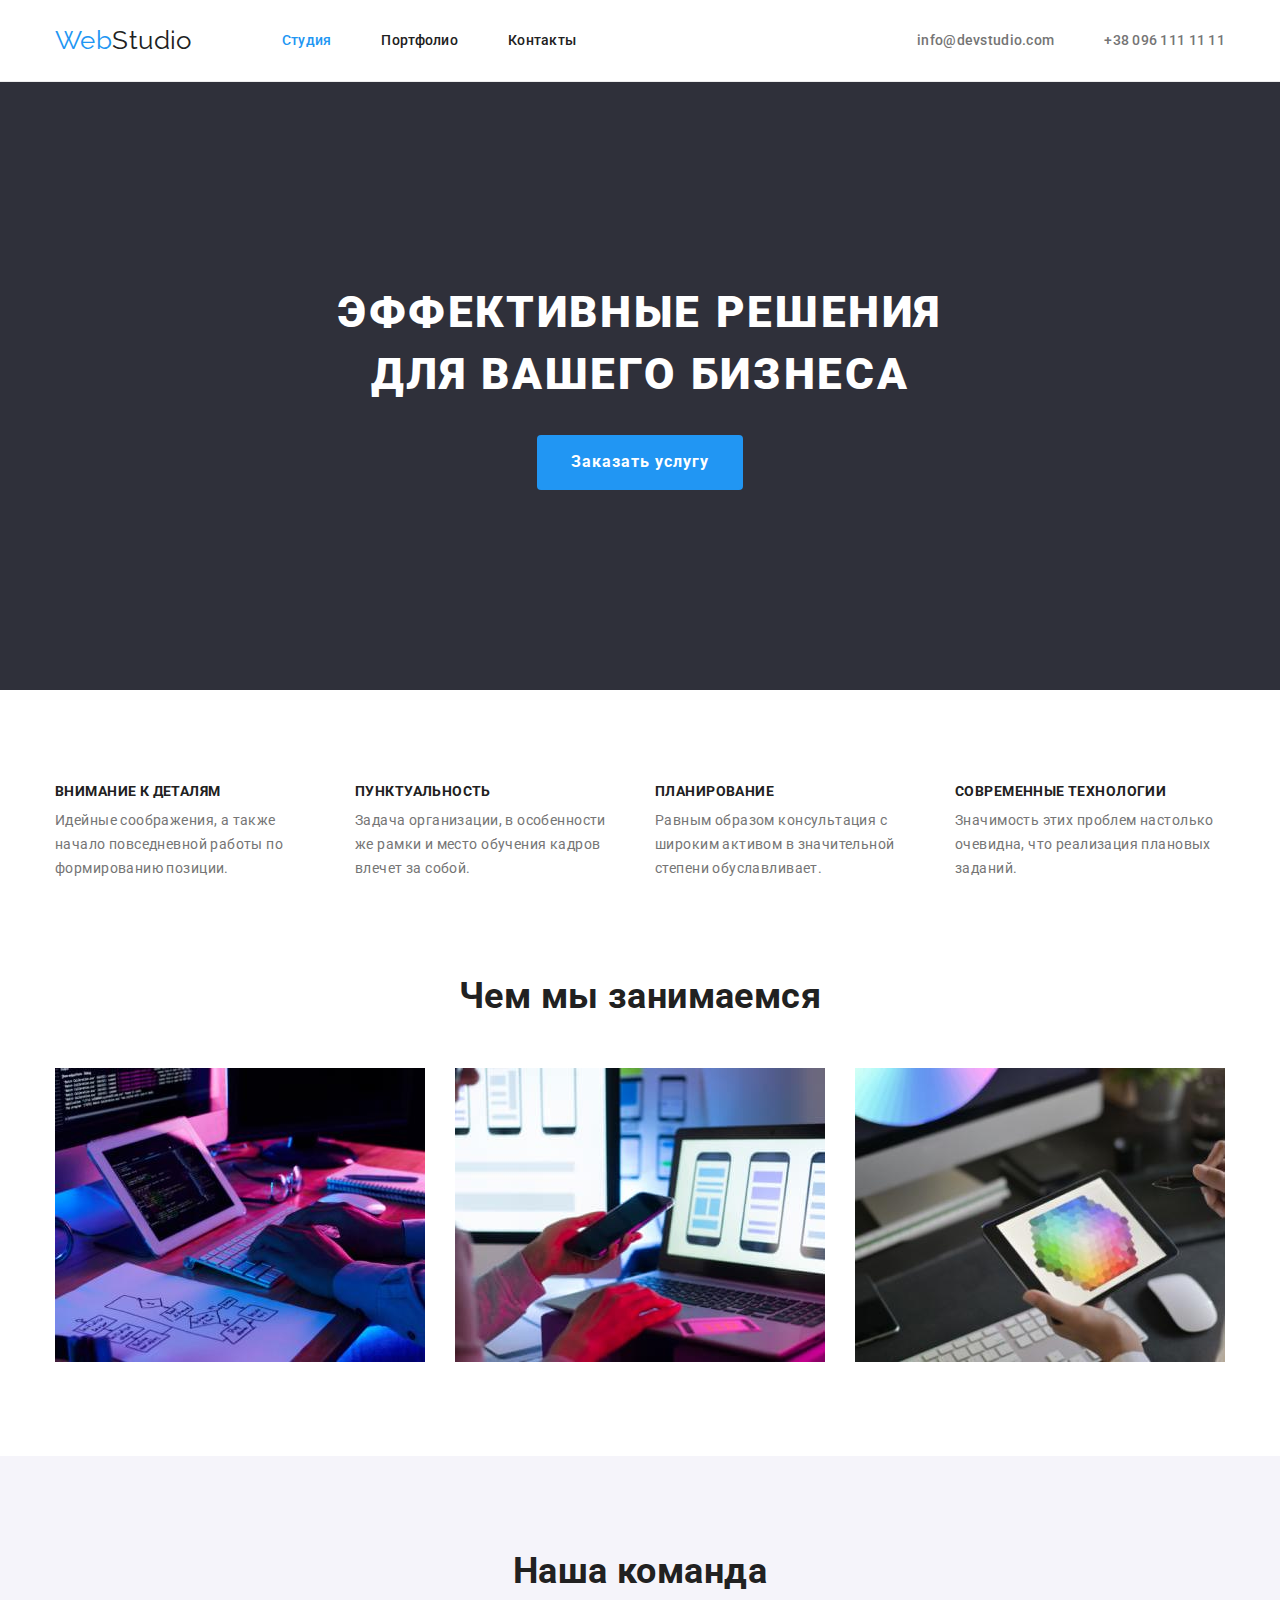
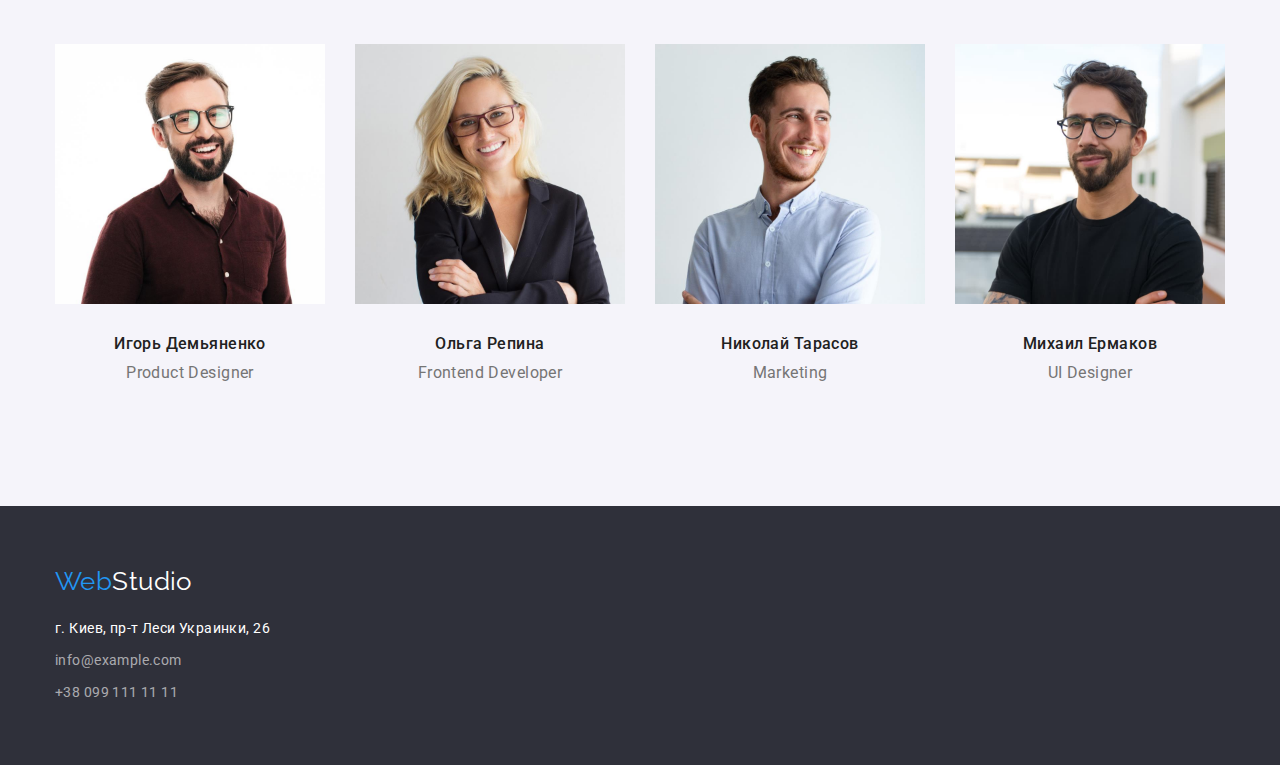
<file: index.html>
<!DOCTYPE html>
<html lang="ru">
  <head>
    <meta charset="UTF-8" />
    <meta http-equiv="X-UA-Compatible" content="IE=edge" />
    <meta name="viewport" content="width=device-width, initial-scale=1.0" />
    <title>Студия</title>
    <link rel="preconnect" href="https://fonts.googleapis.com" />
    <link rel="preconnect" href="https://fonts.gstatic.com" crossorigin />
    <link
      href="https://fonts.googleapis.com/css2?family=Raleway:wght@700&family=Roboto:wght@400;500;700;900&display=swap"
      rel="stylesheet"
    />
    <link
      rel="stylesheet"
      href="https://cdnjs.cloudflare.com/ajax/libs/modern-normalize/1.1.0/modern-normalize.min.css"
    />
    <link rel="stylesheet" href="./css/styles.css" />
  </head>

  <body>
    <!-- Header -->
    <header class="page-header">
      <div class="container main-container">
        <a href="./index.html" class="logo">
          <span class="accent">Web</span>Studio</a
        >

        <nav class="header-navigation">
          <ul class="site-nav list">
            <li class="header-item">
              <a href="./index.html" class="site-nav-link current">Студия</a>
            </li>
            <li class="header-item">
              <a href="./portfolio.html" class="site-nav-link">Портфолио</a>
            </li>
            <li class="header-item">
              <a href="" class="site-nav-link">Контакты</a>
            </li>
          </ul>
        </nav>

        <ul class="conection list">
          <li class="conection-item">
            <a href="mailto:info@devstudio.com" class="conection-link"
              >info@devstudio.com</a
            >
          </li>
          <li class="conection-item">
            <a href="tel:+380961111111" class="conection-link"
              >+38 096 111 11 11</a
            >
          </li>
        </ul>
      </div>
    </header>

    <main>
      <!-- Hero -->
      <section class="hero">
        <div class="container">
          <h1 class="hero-title">Эффективные решения для вашего бизнеса</h1>
          <button type="button" class="hero-button">Заказать услугу</button>
        </div>
      </section>

      <!-- Peculiarities -->
      <section class="section section-peculirities">
        <h2 class="section-title visually-hidden">Особености</h2>
        <div class="container">
          <ul class="peculirities list">
            <li class="peculirities-item">
              <h3 class="peculirities-title">Внимание к деталям</h3>
              <p class="peculirities-text">
                Идейные соображения, а также начало повседневной работы по
                формированию позиции.
              </p>
            </li>
            <li class="peculirities-item">
              <h3 class="peculirities-title">Пунктуальность</h3>
              <p class="peculirities-text">
                Задача организации, в особенности же рамки и место обучения
                кадров влечет за собой.
              </p>
            </li>
            <li class="peculirities-item">
              <h3 class="peculirities-title">Планирование</h3>
              <p class="peculirities-text">
                Равным образом консультация с широким активом в значительной
                степени обуславливает.
              </p>
            </li>
            <li class="peculirities-item">
              <h3 class="peculirities-title">Современные технологии</h3>
              <p class="peculirities-text">
                Значимость этих проблем настолько очевидна, что реализация
                плановых заданий.
              </p>
            </li>
          </ul>
        </div>
      </section>

      <!-- Occupation -->
      <section class="section occupation-section">
        <h2 class="section-title occupation-title">Чем мы занимаемся</h2>

        <div class="container">
          <ul class="occupation list">
            <li class="occupation-item">
              <img
                src="./images/img.jpg"
                alt="Програмирование"
                width="370"
                height="294"
              />
            </li>

            <li class="occupation-item">
              <img
                src="./images/phone.jpg"
                alt="Мобильний дизайн"
                width="370"
                height="294"
              />
            </li>

            <li class="occupation-item">
              <img
                src="./images/color.jpg"
                alt="Графический дизайн"
                width="370"
                height="294"
              />
            </li>
          </ul>
        </div>
      </section>

      <!-- Team -->
      <section class="section section-team">
        <h2 class="section-title main-team-title">Наша команда</h2>

        <div class="container">
          <ul class="team list">
            <li class="team-item">
              <img
                src="./images/designer.jpg"
                alt="Мужчина в очках и тёмной рубашке"
                width="270"
                height="260"
              />
              <h3 class="team-title">Игорь Демьяненко</h3>
              <p class="profession-text">Product Designer</p>
            </li>
            <li class="team-item">
              <img
                src="./images/developer.jpg"
                alt="Девушка в очках"
                width="270"
                height="260"
              />
              <h3 class="team-title">Ольга Репина</h3>
              <p class="profession-text">Frontend Developer</p>
            </li>
            <li class="team-item">
              <img
                src="./images/marketing.jpg"
                alt="Радостный мужчина в голубой рубашке"
                width="270"
                height="260"
              />
              <h3 class="team-title">Николай Тарасов</h3>
              <p class="profession-text">Marketing</p>
            </li>
            <li class="team-item">
              <img
                src="./images/ui.jpg"
                alt="Мужчина в очках и темной футболке"
                width="270"
                height="260"
              />
              <h3 class="team-title">Михаил Ермаков</h3>
              <p class="profession-text">UI Designer</p>
            </li>
          </ul>
        </div>
      </section>
    </main>
    <!-- Footer -->
    <footer class="page-footer">
      <div class="container">
        <a href="./index.html" class="logo">
          <span class="accent">Web</span>Studio</a
        >
        <address>
          <ul class="footer list">
            <li class="contact-item">
              <a href="" class="address-link">
                г. Киев, пр-т Леси Украинки, 26</a
              >
            </li>
            <li class="contact-item">
              <a href="mailto:info@example.com" class="contact-link"
                >info@example.com</a
              >
            </li>
            <li class="contact-item">
              <a href="tel:+380991111111" class="contact-link"
                >+38 099 111 11 11</a
              >
            </li>
          </ul>
        </address>
      </div>
    </footer>
  </body>
</html>
</file>
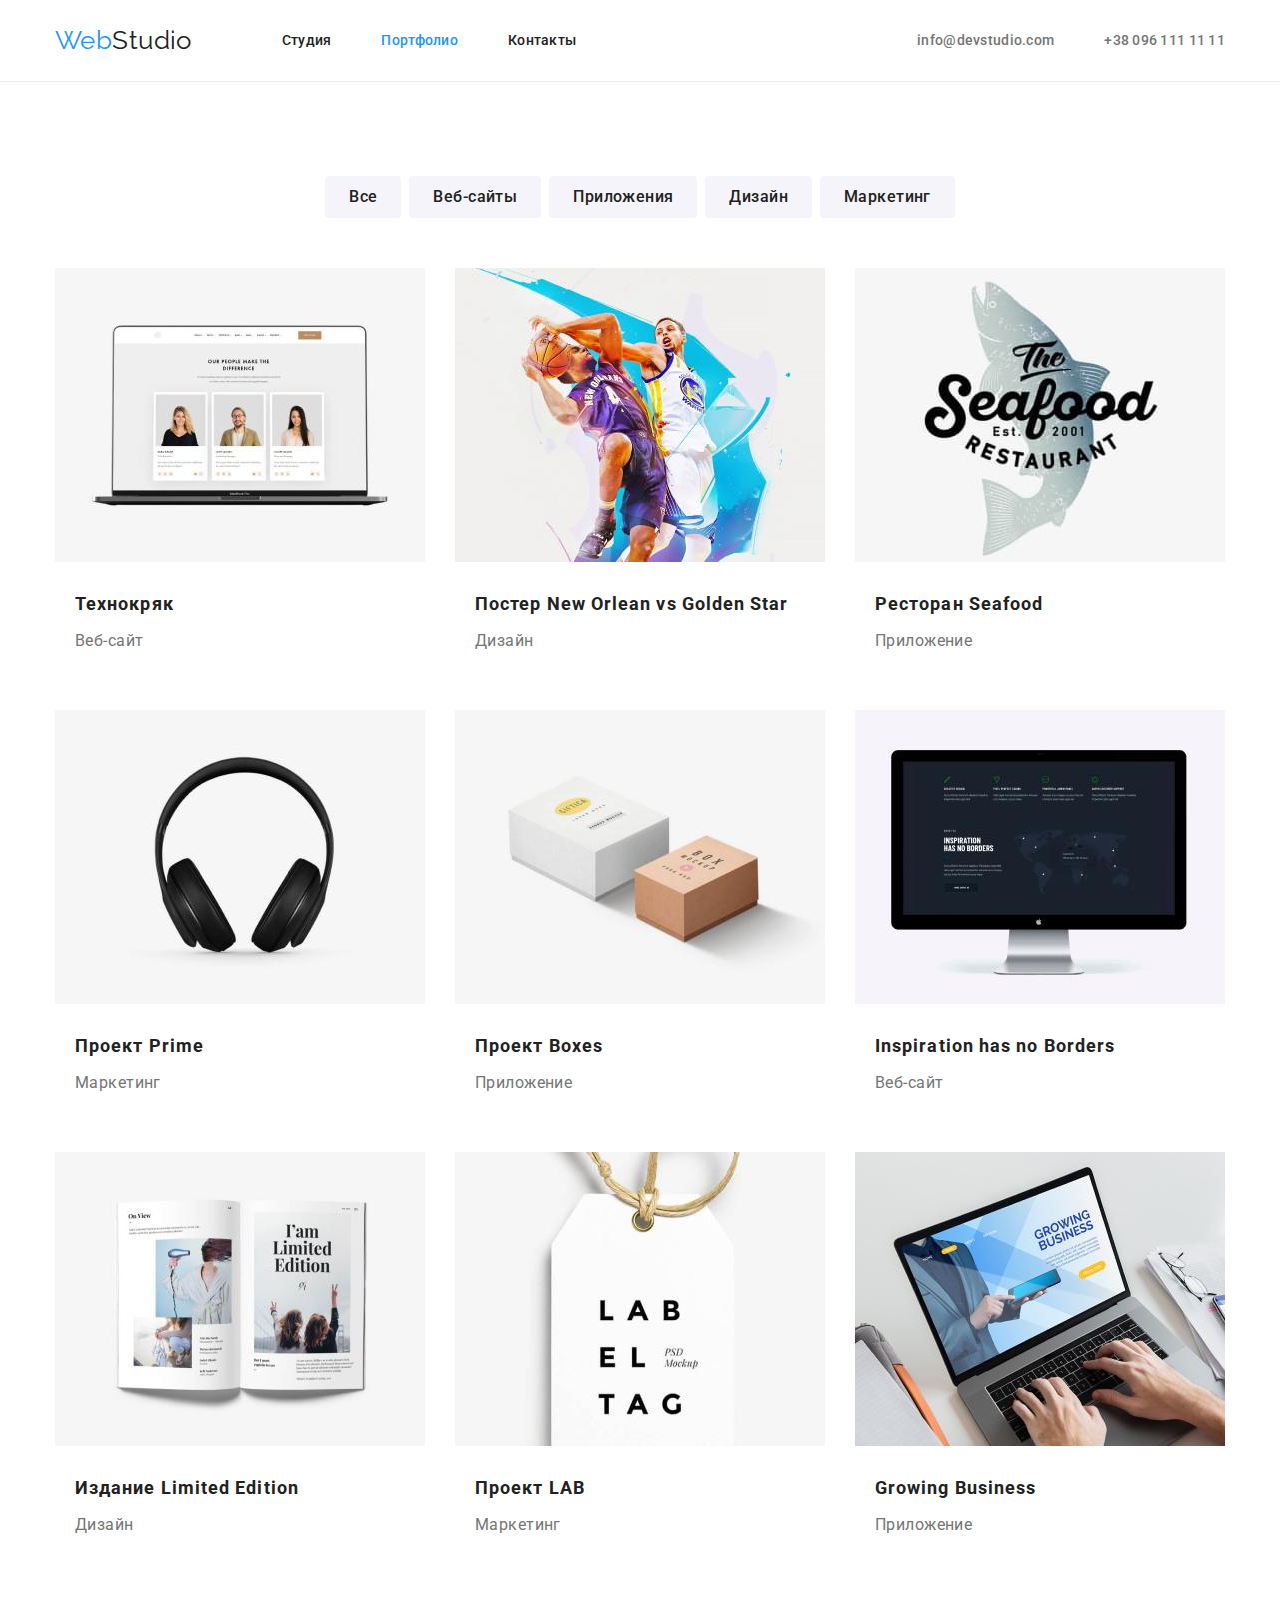
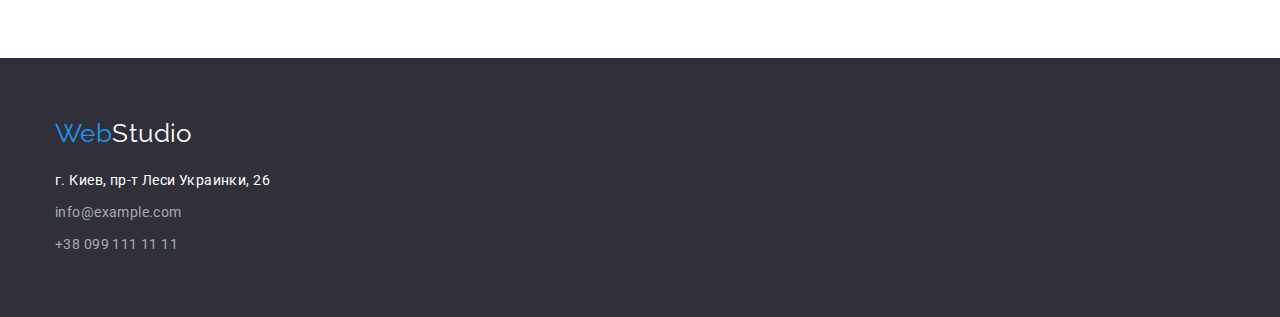
<file: portfolio.html>
<!DOCTYPE html>
<html lang="ru">
  <head>
    <meta charset="UTF-8" />
    <meta http-equiv="X-UA-Compatible" content="IE=edge" />
    <meta name="viewport" content="width=device-width, initial-scale=1.0" />
    <title>Студия</title>
    <link rel="preconnect" href="https://fonts.googleapis.com" />
    <link rel="preconnect" href="https://fonts.gstatic.com" crossorigin />
    <link
      href="https://fonts.googleapis.com/css2?family=Raleway:wght@700&family=Roboto:wght@400;500;700;900&display=swap"
      rel="stylesheet"
    />
    <link
      rel="stylesheet"
      href="https://cdnjs.cloudflare.com/ajax/libs/modern-normalize/1.1.0/modern-normalize.min.css"
    />
    <link rel="stylesheet" href="./css/styles.css" />
  </head>
  <body>
    <!-- Header -->
    <header class="page-header">
      <div class="container main-container">
        <a href="./index.html" class="logo">
          <span class="accent">Web</span>Studio</a
        >

        <nav class="header-navigation">
          <ul class="site-nav list">
            <li class="header-item">
              <a href="./index.html" class="site-nav-link">Студия</a>
            </li>
            <li class="header-item">
              <a href="./portfolio.html" class="site-nav-link current"
                >Портфолио</a
              >
            </li>
            <li class="header-item">
              <a href="" class="site-nav-link">Контакты</a>
            </li>
          </ul>
        </nav>

        <ul class="conection list">
          <li class="conection-item">
            <a href="mailto:info@devstudio.com" class="conection-link"
              >info@devstudio.com</a
            >
          </li>
          <li class="conection-item">
            <a href="tel:+380961111111" class="conection-link"
              >+38 096 111 11 11</a
            >
          </li>
        </ul>
      </div>
    </header>

    <main>
      <section class="section-exampeles">
        <h1 class="visually-hidden">Exempeles of work</h1>
        <div class="container">
          <ul class="filters-list list">
            <li class="filters-item">
              <button type="button" class="btn">Все</button>
            </li>
            <li class="filters-item">
              <button type="button" class="btn">Веб-сайты</button>
            </li>
            <li class="filters-item">
              <button type="button" class="btn">Приложения</button>
            </li>
            <li class="filters-item">
              <button type="button" class="btn">Дизайн</button>
            </li>
            <li class="filters-item">
              <button type="button" class="btn">Маркетинг</button>
            </li>
          </ul>

          <ul class="project-list list">
            <li class="project-item">
              <a href="">
                <img
                  src="./images/laptop.jpg"
                  alt="Экран ноутбука"
                  width="370"
                  height="294"
                />
                <div class="card-content">
                  <h2 class="title-project">Технокряк</h2>
                  <p class="text-project">Веб-сайт</p>
                </div>
              </a>
            </li>
            <li class="project-item">
              <a href="">
                <img
                  src="./images/bascketball.jpg"
                  alt="Два мальчика играют в баскетбол"
                  width="370"
                  height="294"
                />
                <div class="card-content">
                  <h2 class="title-project">
                    Постер New Orlean vs Golden Star
                  </h2>
                  <p class="text-project">Дизайн</p>
                </div>
              </a>
            </li>

            <li class="project-item">
              <a href="">
                <img
                  src="./images/fish.jpg"
                  alt="Риба-логотип"
                  width="370"
                  height="294"
                />
                <div class="card-content">
                  <h2 class="title-project">Ресторан Seafood</h2>
                  <p class="text-project">Приложение</p>
                </div>
              </a>
            </li>
            <li class="project-item">
              <a href="">
                <img
                  src="./images/earphones.jpg"
                  alt="Наушники"
                  width="370"
                  height="294"
                />
                <div class="card-content">
                  <h2 class="title-project">Проект Prime</h2>
                  <p class="text-project">Маркетинг</p>
                </div>
              </a>
            </li>
            <li class="project-item">
              <a href="">
                <img
                  src="./images/boxes.jpg"
                  alt="Две коробки"
                  width="370"
                  height="294"
                />
                <div class="card-content">
                  <h2 class="title-project">Проект Boxes</h2>
                  <p class="text-project">Приложение</p>
                </div>
              </a>
            </li>
            <li class="project-item">
              <a href="">
                <img
                  src="./images/computer.jpg"
                  alt="Комп ютер"
                  width="370"
                  height="294"
                />
                <div class="card-content">
                  <h2 class="title-project">Inspiration has no Borders</h2>
                  <p class="text-project">Веб-сайт</p>
                </div>
              </a>
            </li>
            <li class="project-item">
              <a href="">
                <img
                  src="./images/magazine.jpg"
                  alt="Открытый журнал"
                  width="370"
                  height="294"
                />
                <div class="card-content">
                  <h2 class="title-project">Издание Limited Edition</h2>
                  <p class="text-project">Дизайн</p>
                </div>
              </a>
            </li>
            <li class="project-item">
              <a href="">
                <img
                  src="./images/label.jpg"
                  alt="Итикетка"
                  width="370"
                  height="294"
                />
                <div class="card-content">
                  <h2 class="title-project">Проект LAB</h2>
                  <p class="text-project">Маркетинг</p>
                </div>
              </a>
            </li>
            <li class="project-item">
              <a href="">
                <img
                  src="./images/business.jpg"
                  alt="Две руки на клавиатуре ноутбука"
                  width="370"
                  height="294"
                />
                <div class="card-content">
                  <h2 class="title-project">Growing Business</h2>
                  <p class="text-project">Приложение</p>
                </div>
              </a>
            </li>
          </ul>
        </div>
      </section>
    </main>

    <!-- Footer -->
    <footer class="page-footer">
      <div class="container">
        <a href="./index.html" class="logo">
          <span class="accent">Web</span>Studio</a
        >
        <address>
          <ul class="footer list">
            <li class="contact-item">
              <a href="" class="address-link">
                г. Киев, пр-т Леси Украинки, 26</a
              >
            </li>
            <li class="contact-item">
              <a href="mailto:info@example.com" class="contact-link"
                >info@example.com</a
              >
            </li>
            <li class="contact-item">
              <a href="tel:+380991111111" class="contact-link"
                >+38 099 111 11 11</a
              >
            </li>
          </ul>
        </address>
      </div>
    </footer>
  </body>
</html>
</file>
<file: css/styles.css>
:root{
    --accent-color: #2196F3;
    --title-color:#212121;
    --text-color:#757575;
    --footer-text-color: rgba(255, 255, 255, 0.6);

}

body{
    background-color: #ffffff;
    font-family:'Roboto',sans-serif;
    font-size: 14px;
    letter-spacing: 0.03em;
}


.list{
    list-style:none;
}

.accent{
    color: var(--accent-color);
}

.current{
    color:var(--accent-color) ;
}

a{
    text-decoration: none;
}


ul,
p,
h1,
h2,
h3,
h4,
h5,
h6{
    margin: 0;
    padding: 0;
}

img{
    display: block;
}

.section-title {
    margin: 0;
    padding: 0;

    font-weight: 700;
    font-size: 36px;
    line-height: 1.2;
    text-align: center;

    color: var(--title-color);
}

.container{
    /* width: 1200px; */
    margin: 0 auto;
    
    max-width: 1200px;
    padding-left: 15px;
    padding-right: 15px;
    
}


.visually-hidden {
    position: absolute;
    width: 1px;
    height:-1px;
    margin: -1px;
    padding: 0;
    overflow: hidden;
    border: 0;
    clip: rect(0 0 0 0);
}

/* Header */

.page-header{
    border-bottom: #ECECEC solid 1px ;
}

/* .page-header{
    background-color: aqua;
} */

.main-container{
    display: flex;
    align-items: center;
 
}

.logo{
    margin-right: 90px;
    padding: 24px 0;

    color: #212121;
    font-family: 'Raleway',sans-serif;
    font-size: 26px;
    line-height: 1.2;
}




.site-nav{
    /* padding: 32px 0; */

    display: flex;
}

.site-nav > .header-item + .header-item{
    margin-left: 50px;
}



.site-nav-link{
    padding: 32px 0;

    font-weight: 500;
    line-height: 1.14;
    letter-spacing: 0.02em;
    color: var(--title-color);
}

.site-nav a.current{
    color: var(--accent-color);
}


.site-nav-link:hover,
.site-nav-link:focus,
.conection-link:hover,
.conection-link:focus{
    color:var(--accent-color);
}


.conection{
    margin-left: auto;
    /* padding: 32px 0; */

    display: flex;

}

.conection > .conection-item + .conection-item{
    margin-left: 50px;

}

.conection-item{
    padding: 32px 0;
}

.conection-link{
    padding: 32px 0;

    font-family: inherit;
    font-weight: 500;
    line-height: 1.14;
    letter-spacing: 0.02em;
    color: #757575;
}


/* Hero */

.hero{
    padding: 200px 0;

    background-color: #2F303A;
}

.hero-title{
    max-width: 696px;
    margin-left: auto;
    margin-right: auto;
    margin-bottom: 30px;

    font-weight: 900;
    font-size: 44px;
    line-height: 1.4;
    letter-spacing: 0.06em;

    text-align: center;
    text-transform: uppercase;
    color: #ffffff;
}

.hero-button{
    font-family: inherit;
    font-weight: 700;
    font-size: 16px;
    line-height: 1.9;
    letter-spacing: 0.06em;
    cursor: pointer;

    color: #ffffff;
    background-color: var(--accent-color);

    display: block;
    padding: 10px 32px;
    min-width: 200px;
    border-radius: 4px;
    border-color: transparent;

    margin: 0 auto;
}


/* Peculirities */

.section-peculirities{
    padding: 94px 0;
    /* background-color:teal; */
}

.peculirities{
    display: flex;

    flex-wrap: wrap;

    justify-content: space-between;
}





.peculirities-item{
    /* max-width: 270px; */
    flex-basis: calc((100% - 90px) / 4);
}

.peculirities-title{
    margin-bottom: 10px;

    font-size: 14px;
    font-weight: 700;
    line-height: 1.14;
    text-transform: uppercase;

    color: var(--title-color);
}

.peculirities-text{
    line-height:1.71;

    color: var(--text-color);
    
}

/* .section .peculirities-item + .peculirities-item{
    padding-left: 30px;
} */




/* Exampelse */

.occupation-section{
    padding-bottom: 94px;
    
}

.occupation-title{
    margin-bottom: 50px;
}

.occupation{
    display:flex;
}

.section .occupation-item + .occupation-item{
 margin-left: 30px;
}

/* Team */

.section-team{
    padding-top: 94px;
    padding-bottom: 94px;
    
    background-color: #F5F4FA;
}

.team{
    display: flex;
    
}

.section-team .team-item + .team-item{
    margin-left: 30px;
}

.main-team-title{
    margin-bottom: 50px;
}

.team-title{
    margin-top: 30px;
    margin-bottom: 10px;
    text-align: center;

    font-weight: 500;
    font-size: 16px;
    line-height:1.2;

    color: var(--title-color);
}

.profession-text{
    padding-bottom: 30px;
    text-align: center;

    font-size: 16px;
    line-height: 1.2;

    color: var(--text-color);
}

/* Footer */
address{
    font-style: inherit;
}

.page-footer{
    padding: 60px 0;

    background-color: #2F303A;
}

.page-footer  .logo{
    margin-right: 0;
    padding: 0;

    display: block;
    margin-bottom: 20px;
    color: #ffffff;
}

.contact-item{
    
    line-height: 1.71;
}

.contact-item:not(:last-child){
    margin-bottom: 8px;
}

.address-link{
    color: #ffffff;
}

.contact-link{
    color: var(--footer-text-color);
}

  /*             Portfolio              */

.section-exampeles{
    padding-top: 94px;
    padding-bottom: 94px;
    /* background: grey; */
}

/* .section-exampeles > .container{
    outline:black solid 2px;
} */


.filters-list{
    margin-bottom: 50px;

    display: flex;
    justify-content: center;

    /* outline: magenta solid 2px; */

}

.filters-item:not(:first-child){
   margin-left: 8px;
}

.btn{
    padding: 6px 22px;
    /* margin-bottom: 50px; */

    min-width: 73px;
    font-family:inherit;
    font-weight: 500;
    font-size: 16px;
    line-height:1.62;

    cursor: pointer;

    letter-spacing: inherit;

    display: block;
    border-radius: 4px;
    border-color: transparent;
    color: #212121;
    background-color:#F5F4FA;;
}   

.btn:hover,
.btn:focus{
    color: #ffffff;
    background-color: var(--accent-color);
}

.project-list{
    margin-left: -30px;
    margin-bottom: -30px;

    display: flex;
    flex-wrap: wrap;

    /* outline:teal solid 2px; */
}

.project-item{
    flex-basis: calc(100% / 3 - 60px);

    margin-left: 30px;
    margin-bottom: 30px;
}

.card-content{
    padding: 24px 20px;
}

.title-project{
    margin-bottom: 4px;

    font-weight: 700;
    font-size: 18px;
    line-height: 2.0;
    letter-spacing: 0.06em;

    color: var(--title-color);
}

.text-project{
    font-size: 16px;
    line-height: 1.88;

    color: var(--text-color);
}
</file>
